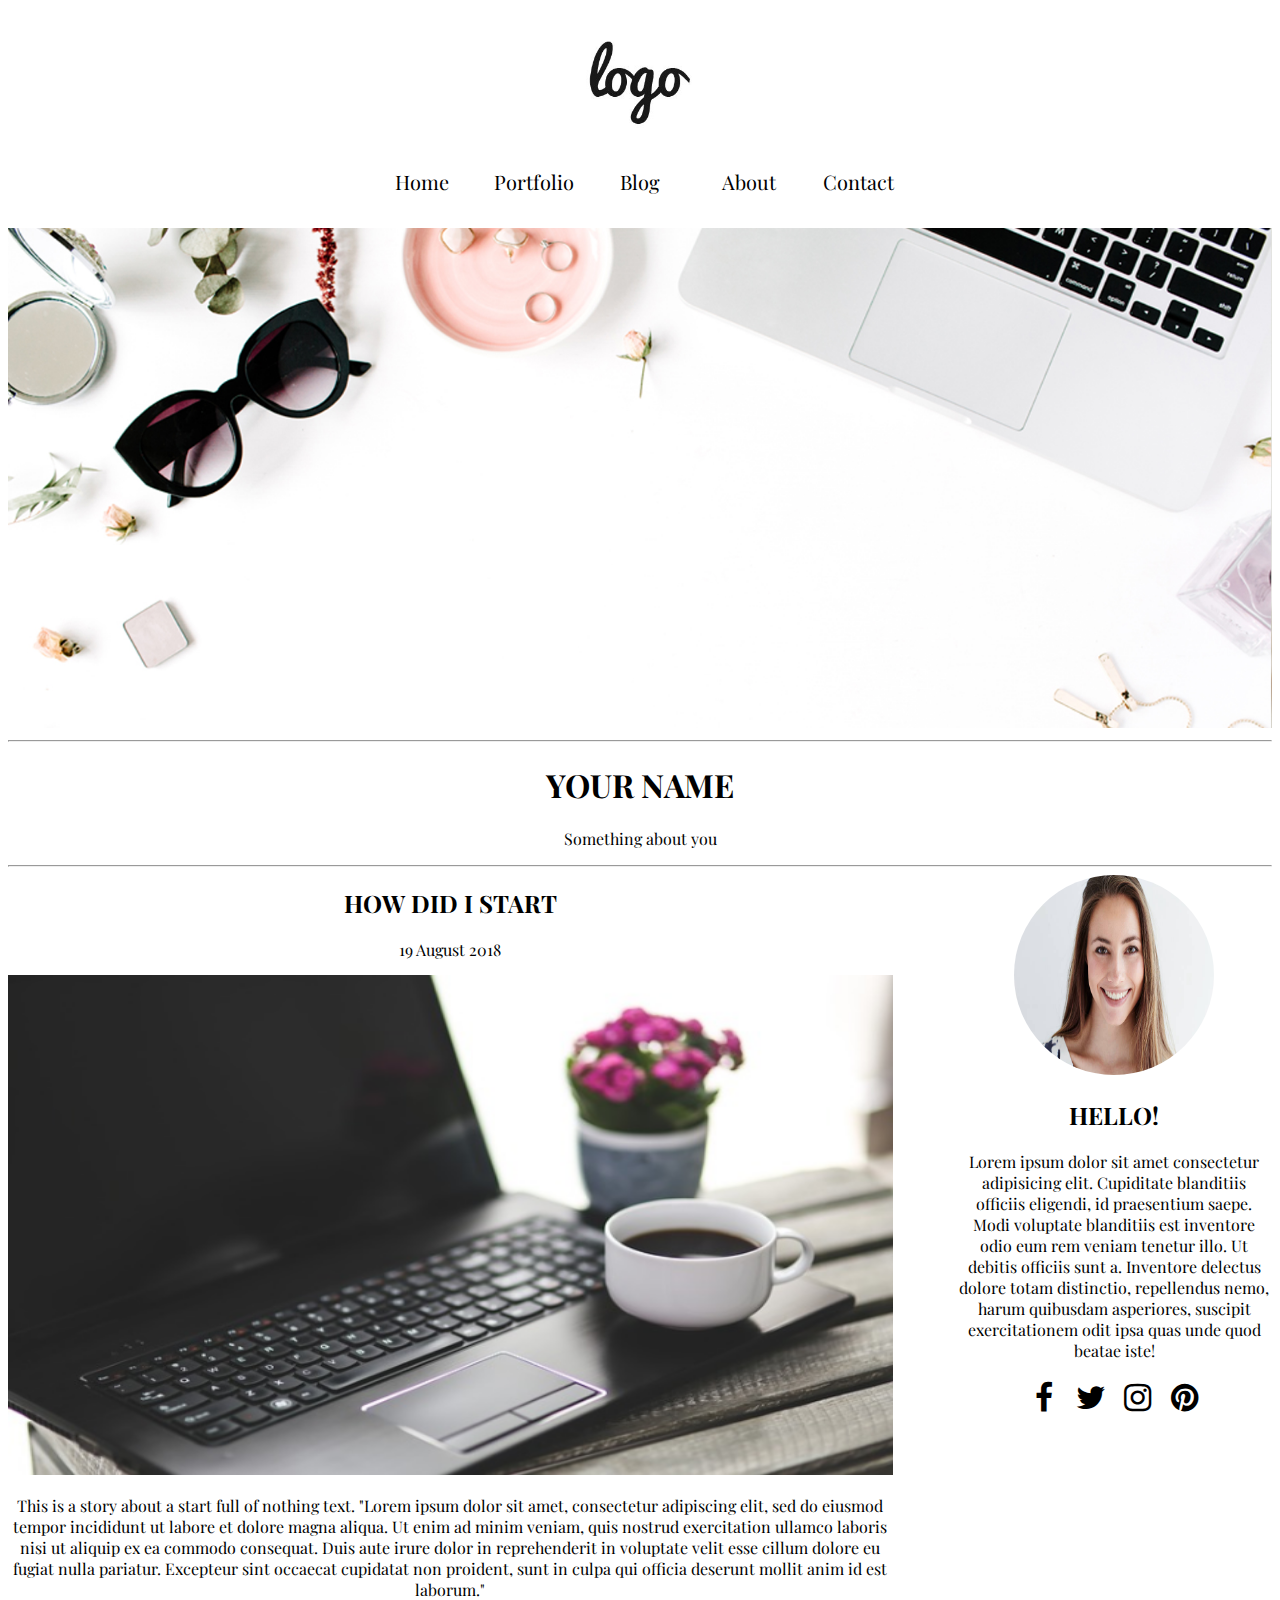
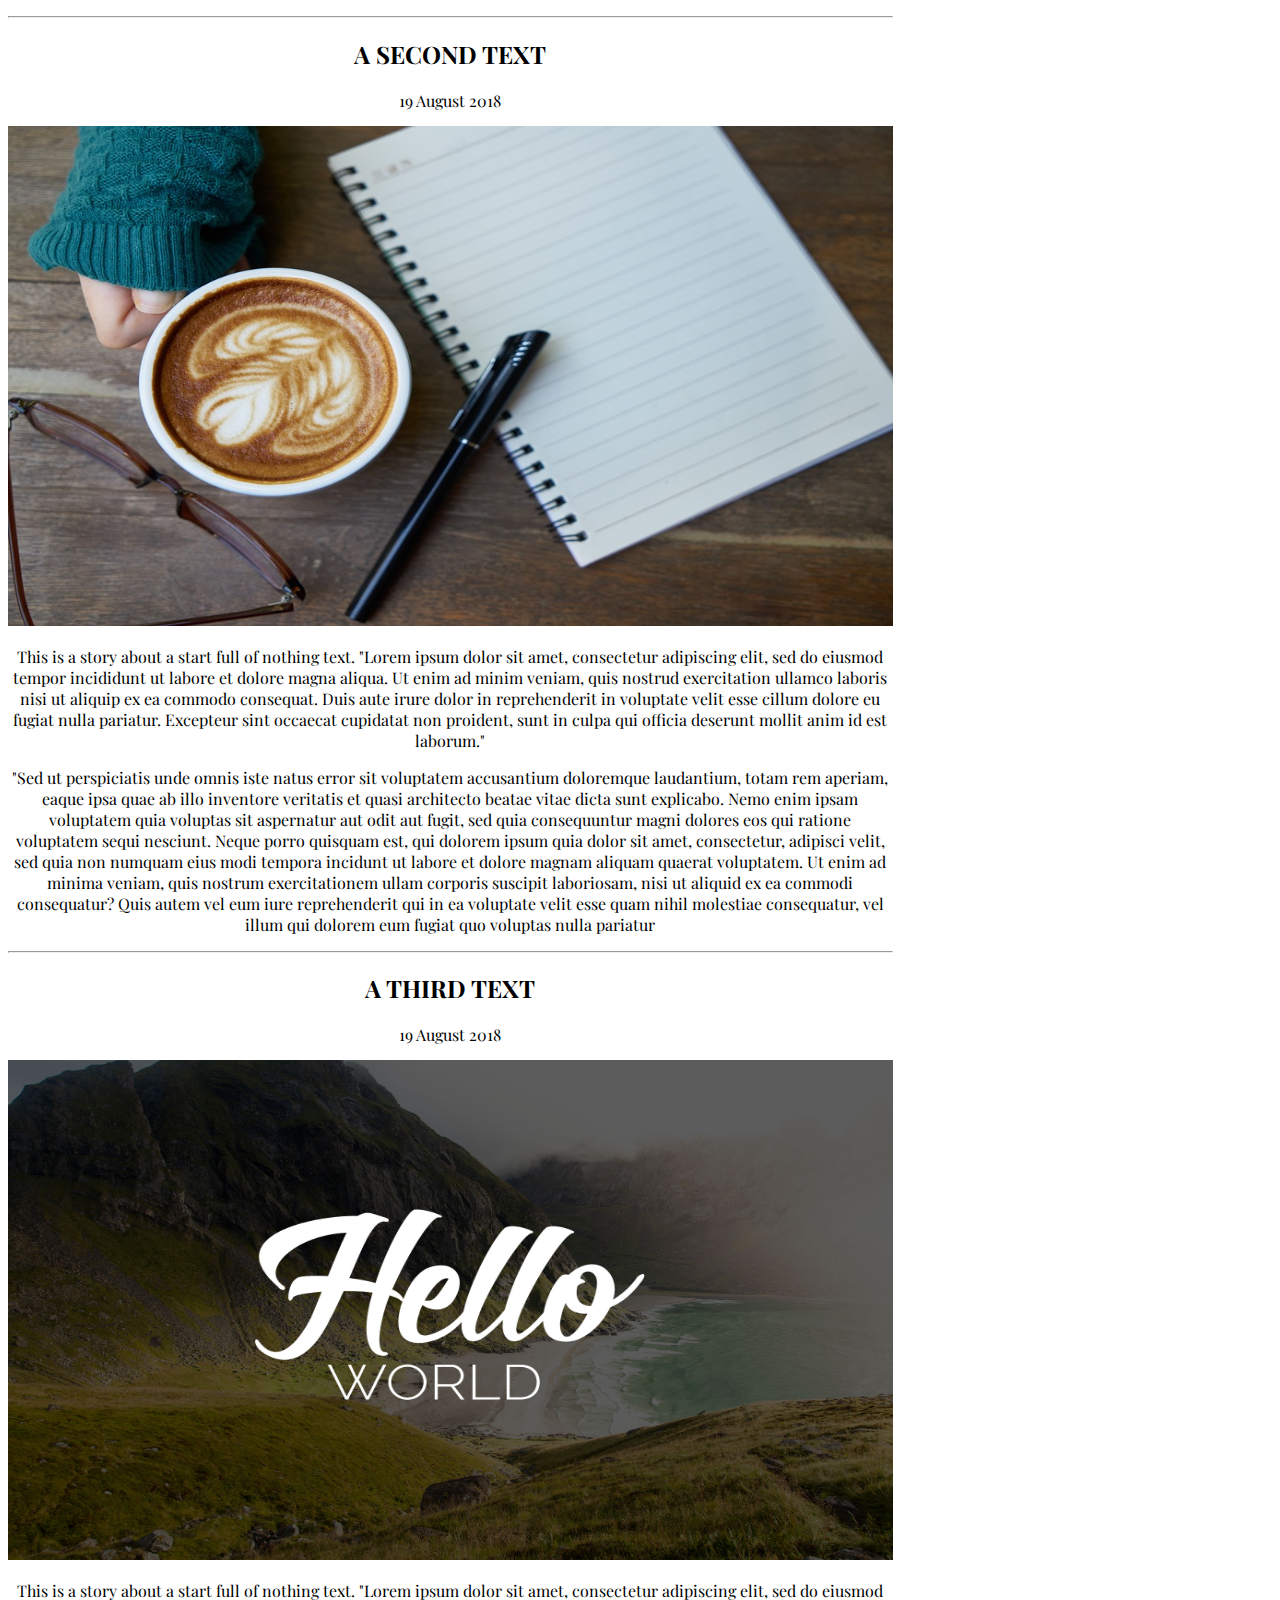
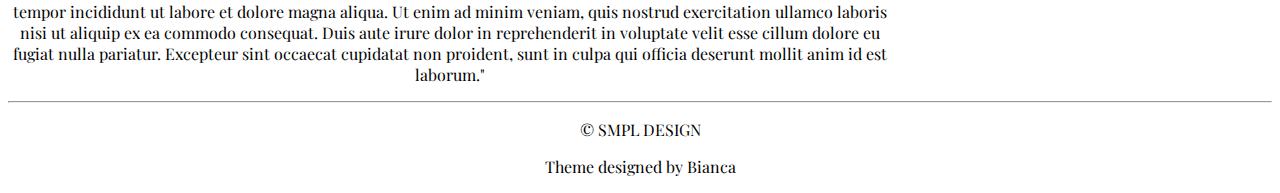
<file: index.html>
<!DOCTYPE html>
<html lang="nl">

<head>
    <meta charset="utf-8">
    <title>My Blog</title>
    <link rel="stylesheet" href="stylesheet/stylesheet.css">
    <link rel="stylesheet" href="stylesheet/mobile.css">
    <link rel="stylesheet" href="https://cdnjs.cloudflare.com/ajax/libs/font-awesome/4.7.0/css/font-awesome.min.css">

</head>

<body>

    <div class="header_center">
        <header>
            <a href="index.html">
                <img class="logo" alt="logo" src="images/logo.jpg">
            </a>

            <div class="nav">

                <div class="toggle-menu">
                    <label for="toggle" class="label_toggle">&#9776;</label>
                    <input type="checkbox" id="toggle">

                    <div class="menu">
                        <ul>
                            <li>
                                <a href="index.html">Home</a>
                            </li>
                            <li>
                                <a href="#!">Portfolio</a>
                                <ul>
                                    <li>
                                        <a href="websites.html">Websites</a>
                                    </li>
                                    <li>
                                        <a href="projects.html">Projects</a>
                                    </li>
                                    <li>
                                        <a href="curriculum.html">Curriculum</a>
                                    </li>
                                </ul>
                            </li>
                            <li>
                                <a href="blog.html">Blog</a>
                                <li>
                                    <a href="about.html">About</a>
                                </li>
                                <li>
                                    <a href="contact.html">Contact</a>
                                </li>
                        </ul>
                    </div>
                </div>
        </header>
        </div>

        <main>

            <img class="banner" alt="banner" src="images/banner.jpg">

            <hr>
            <h1>YOUR NAME</h1>
            <p>Something about you</p>
            <hr>


            <aside>
                <img class="aside_photo" alt="profile_photo" src="images/photo.jpg">
                <h2 class="aside_heading">Hello!</h2>
                <p class="aside_text">Lorem ipsum dolor sit amet consectetur adipisicing elit. Cupiditate blanditiis officiis eligendi, id praesentium
                    saepe. Modi voluptate blanditiis est inventore odio eum rem veniam tenetur illo. Ut debitis officiis
                    sunt a. Inventore delectus dolore totam distinctio, repellendus nemo, harum quibusdam asperiores, suscipit
                    exercitationem odit ipsa quas unde quod beatae iste!
                </p>

                <div class="social_media_icons">
                    <a href="#" class="fa fa-facebook fa-2x"></a>
                    <a href="#" class="fa fa-twitter fa-2x"></a>
                    <a href="#" class="fa fa-instagram fa-2x"></a>
                    <a href="#" class="fa fa-pinterest fa-2x"></a>
                </div>
            </aside>

            <article>
                <h2>How did I start</h2>
                <time datetime="19-08-18 11:00">19 August 2018</time>
                <a href="blog.html">
                    <img class="article_image" alt="" src="images/image1.png">
                </a>
                <p>This is a story about a start full of nothing text. "Lorem ipsum dolor sit amet, consectetur adipiscing elit,
                    sed do eiusmod tempor incididunt ut labore et dolore magna aliqua. Ut enim ad minim veniam, quis nostrud
                    exercitation ullamco laboris nisi ut aliquip ex ea commodo consequat. Duis aute irure dolor in reprehenderit
                    in voluptate velit esse cillum dolore eu fugiat nulla pariatur. Excepteur sint occaecat cupidatat non
                    proident, sunt in culpa qui officia deserunt mollit anim id est laborum."</p>
                <hr>
            </article>

            <article>
                <h2>A second text</h2>
                <time datetime="19-08-18 11:00">19 August 2018</time>
                <a href="blog.html">
                    <img class="article_image" alt="" src="images/image2.jpg">
                </a>
                <p>This is a story about a start full of nothing text. "Lorem ipsum dolor sit amet, consectetur adipiscing elit,
                    sed do eiusmod tempor incididunt ut labore et dolore magna aliqua. Ut enim ad minim veniam, quis nostrud
                    exercitation ullamco laboris nisi ut aliquip ex ea commodo consequat. Duis aute irure dolor in reprehenderit
                    in voluptate velit esse cillum dolore eu fugiat nulla pariatur. Excepteur sint occaecat cupidatat non
                    proident, sunt in culpa qui officia deserunt mollit anim id est laborum."</p>
                <p>"Sed ut perspiciatis unde omnis iste natus error sit voluptatem accusantium doloremque laudantium, totam
                    rem aperiam, eaque ipsa quae ab illo inventore veritatis et quasi architecto beatae vitae dicta sunt
                    explicabo. Nemo enim ipsam voluptatem quia voluptas sit aspernatur aut odit aut fugit, sed quia consequuntur
                    magni dolores eos qui ratione voluptatem sequi nesciunt. Neque porro quisquam est, qui dolorem ipsum
                    quia dolor sit amet, consectetur, adipisci velit, sed quia non numquam eius modi tempora incidunt ut
                    labore et dolore magnam aliquam quaerat voluptatem. Ut enim ad minima veniam, quis nostrum exercitationem
                    ullam corporis suscipit laboriosam, nisi ut aliquid ex ea commodi consequatur? Quis autem vel eum iure
                    reprehenderit qui in ea voluptate velit esse quam nihil molestiae consequatur, vel illum qui dolorem
                    eum fugiat quo voluptas nulla pariatur</p>
                <hr>
            </article>

            <article>
                <h2>A third text</h2>
                <time datetime="19-08-18 11:00">19 August 2018</time>
                <a href="blog.html">
                    <img class="article_image" alt="" src="images/image3.jpg">
                </a>
                <p>This is a story about a start full of nothing text. "Lorem ipsum dolor sit amet, consectetur adipiscing elit,
                    sed do eiusmod tempor incididunt ut labore et dolore magna aliqua. Ut enim ad minim veniam, quis nostrud
                    exercitation ullamco laboris nisi ut aliquip ex ea commodo consequat. Duis aute irure dolor in reprehenderit
                    in voluptate velit esse cillum dolore eu fugiat nulla pariatur. Excepteur sint occaecat cupidatat non
                    proident, sunt in culpa qui officia deserunt mollit anim id est laborum."</p>
            </article>
            <hr>

        </main>

        <footer>
            <p>&copy; SMPL DESIGN</p>
            <p>Theme designed by Bianca</p>
        </footer>

</body>

</html>
</file>
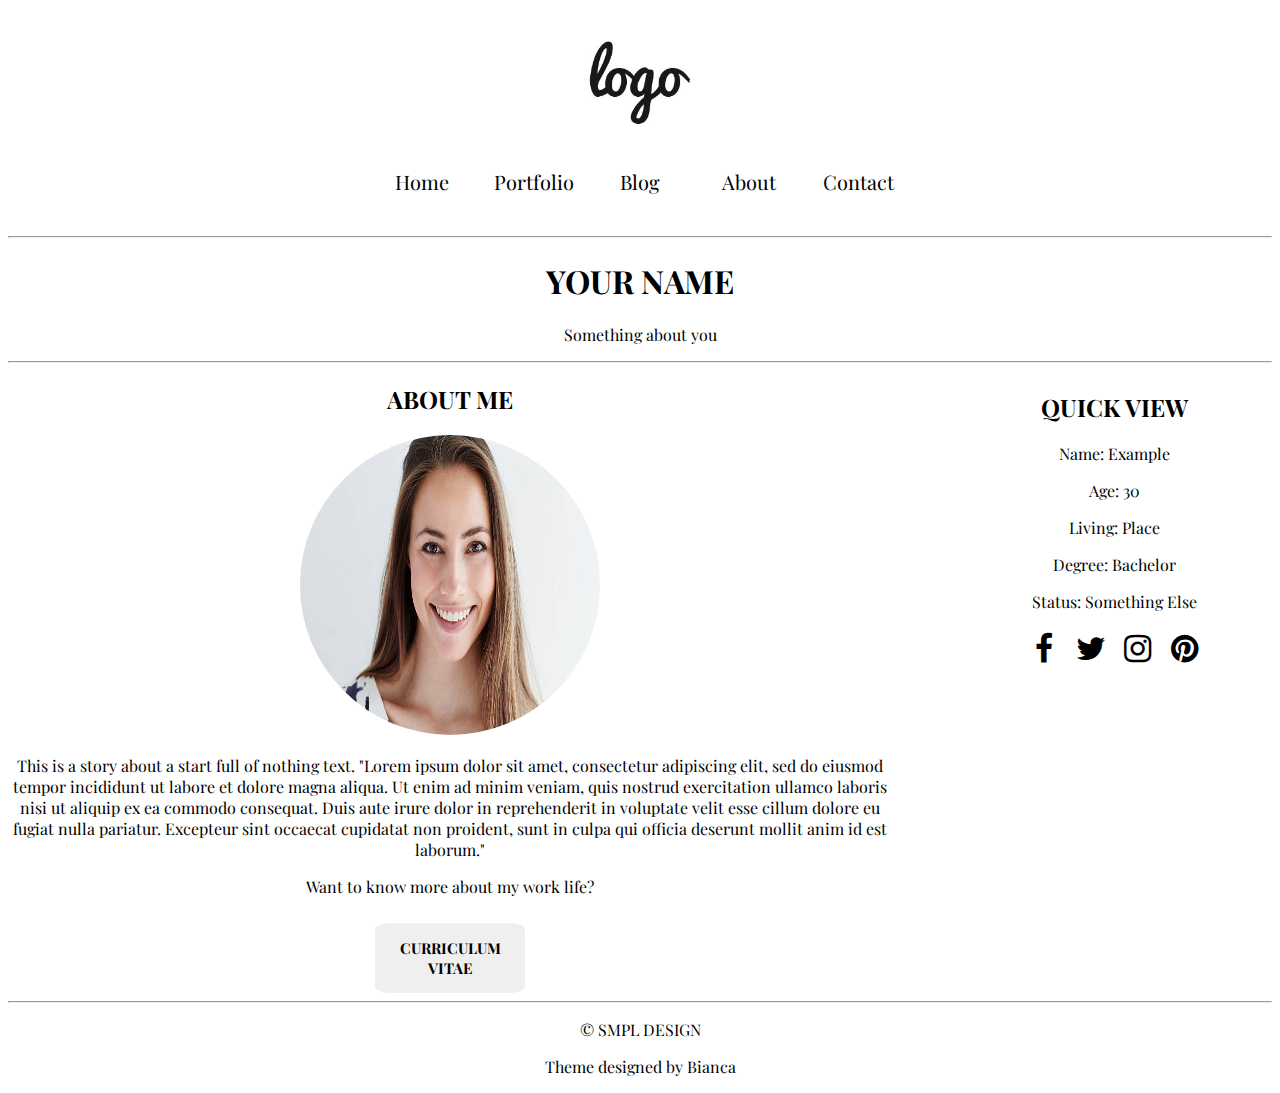
<file: about.html>
<!DOCTYPE html>
<html lang="nl">

<head>
    <meta charset="utf-8">
    <title>About me</title>
    <link rel="stylesheet" href="stylesheet/stylesheet.css">
    <link rel="stylesheet" href="stylesheet/mobile.css">
    <link rel="stylesheet" href="https://cdnjs.cloudflare.com/ajax/libs/font-awesome/4.7.0/css/font-awesome.min.css">

</head>

<body>

    <div class="header_center">
        <header>
            <a href="index.html">
                <img class="logo" alt="logo" src="images/logo.jpg">
            </a>

            <div class="nav">

                <div class="toggle-menu">
                    <label for="toggle" class="label_toggle">&#9776;</label>
                    <input type="checkbox" id="toggle">

                    <div class="menu">
                        <ul>
                            <li>
                                <a href="index.html">Home</a>
                            </li>
                            <li>
                                <a href="#!">Portfolio</a>
                                <ul>
                                    <li>
                                        <a href="websites.html">Websites</a>
                                    </li>
                                    <li>
                                        <a href="projects.html">Projects</a>
                                    </li>
                                    <li>
                                        <a href="curriculum.html">Curriculum</a>
                                    </li>
                                </ul>
                            </li>
                            <li>
                                <a href="blog.html">Blog</a>
                                <li>
                                    <a href="about.html">About</a>
                                </li>
                                <li>
                                    <a href="contact.html">Contact</a>
                                </li>
                        </ul>
                    </div>
                </div>
        </header>
        </div>

        <main>
            <hr>
            <h1>YOUR NAME</h1>
            <p>Something about you</p>
            <hr>


            <aside class="aside_about">
                <h2 class="aside_heading">Quick view</h2>
                <p class="aside_text">Name: Example</p>
                <p class="aside_text">Age: 30</p>
                <p class="aside_text">Living: Place</p>
                <p class="aside_text">Degree: Bachelor</p>
                <p class="aside_text">Status: Something Else</p>

                <div class="social_media_icons">
                    <a href="#" class="fa fa-facebook fa-2x"></a>
                    <a href="#" class="fa fa-twitter fa-2x"></a>
                    <a href="#" class="fa fa-instagram fa-2x"></a>
                    <a href="#" class="fa fa-pinterest fa-2x"></a>
                </div>
            </aside>

            <article>
                <h2>About me</h2>
                <img class="about_image" alt="" src="images/photo.jpg">
                </a>
                <p>This is a story about a start full of nothing text. "Lorem ipsum dolor sit amet, consectetur adipiscing elit,
                    sed do eiusmod tempor incididunt ut labore et dolore magna aliqua. Ut enim ad minim veniam, quis nostrud
                    exercitation ullamco laboris nisi ut aliquip ex ea commodo consequat. Duis aute irure dolor in reprehenderit
                    in voluptate velit esse cillum dolore eu fugiat nulla pariatur. Excepteur sint occaecat cupidatat non
                    proident, sunt in culpa qui officia deserunt mollit anim id est laborum."</p>
                <p>Want to know more about my work life?</p>
                <a href="curriculum.html">
                    <button class="button_cv">Curriculum Vitae</button>
                </a>
            </article>

            <hr>

        </main>

        <footer>
            <p>&copy; SMPL DESIGN</p>
            <p>Theme designed by Bianca</p>
        </footer>

</body>

</html>
</file>
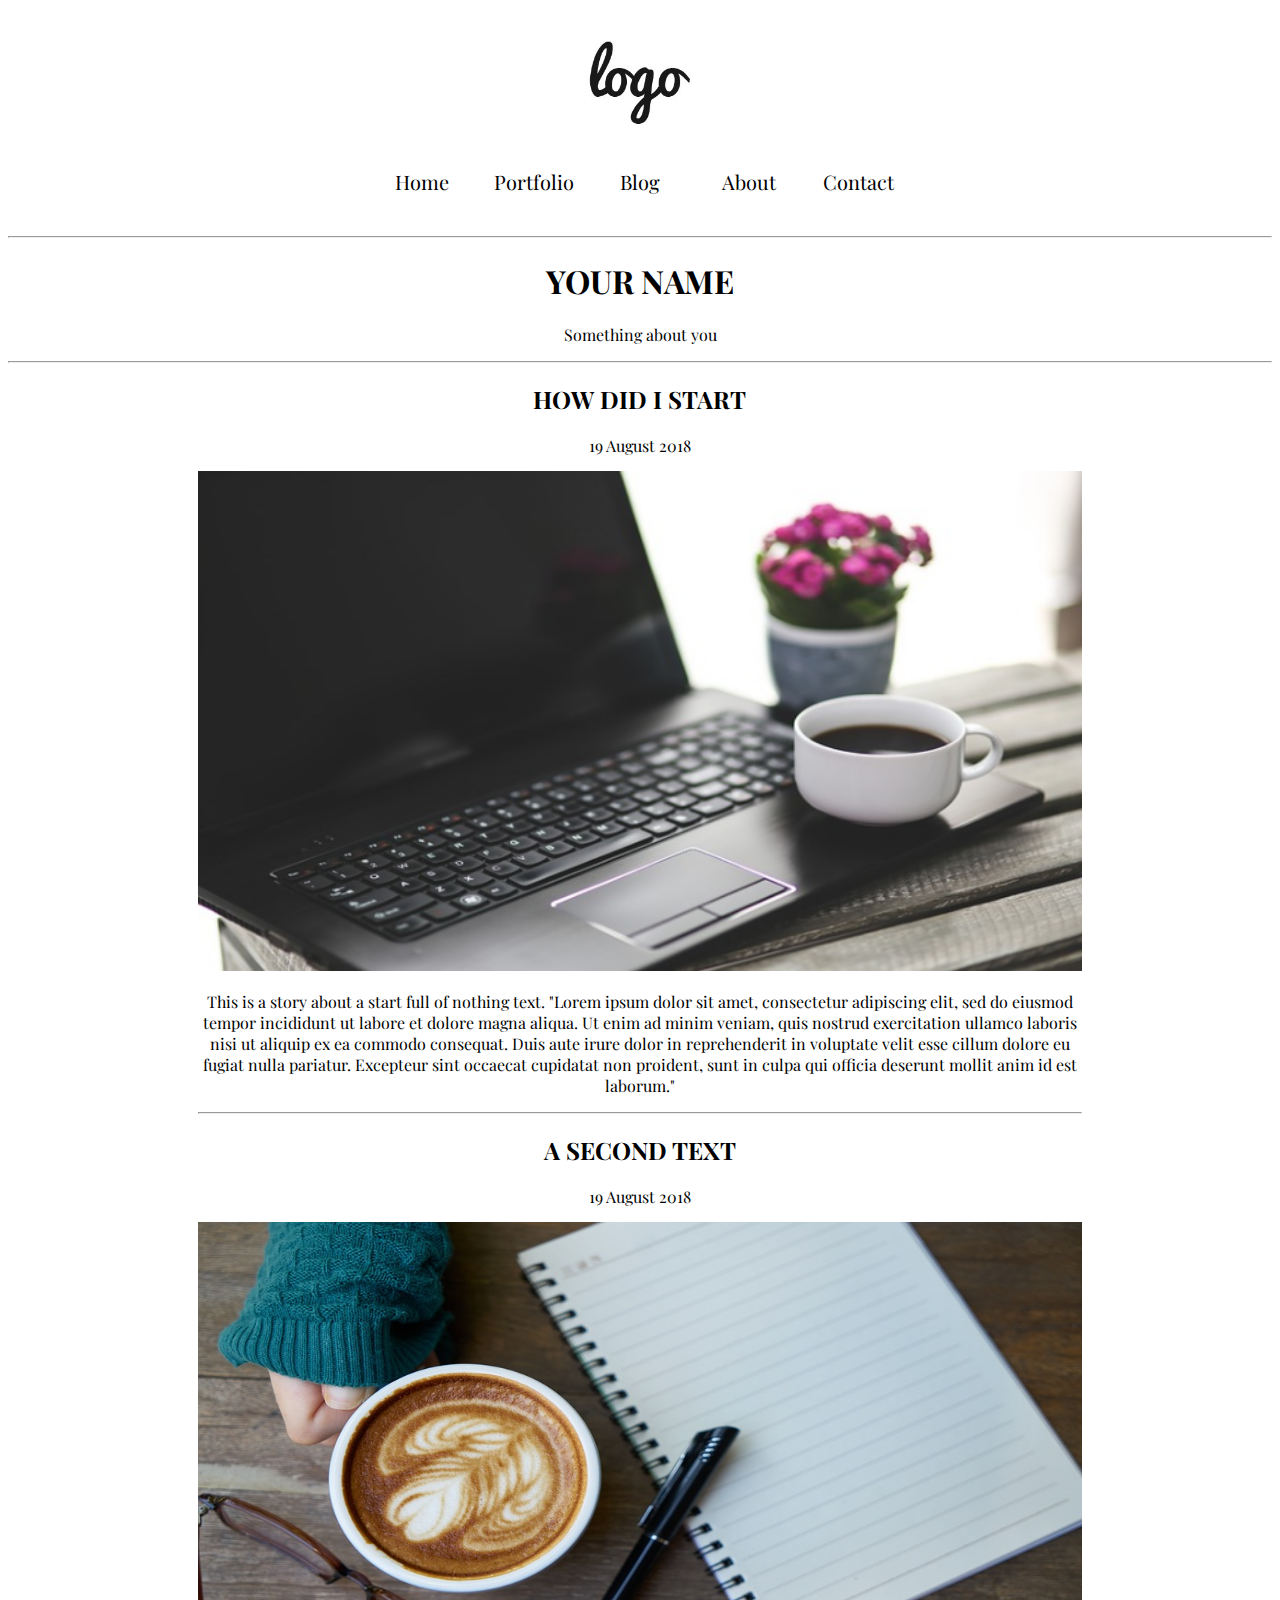
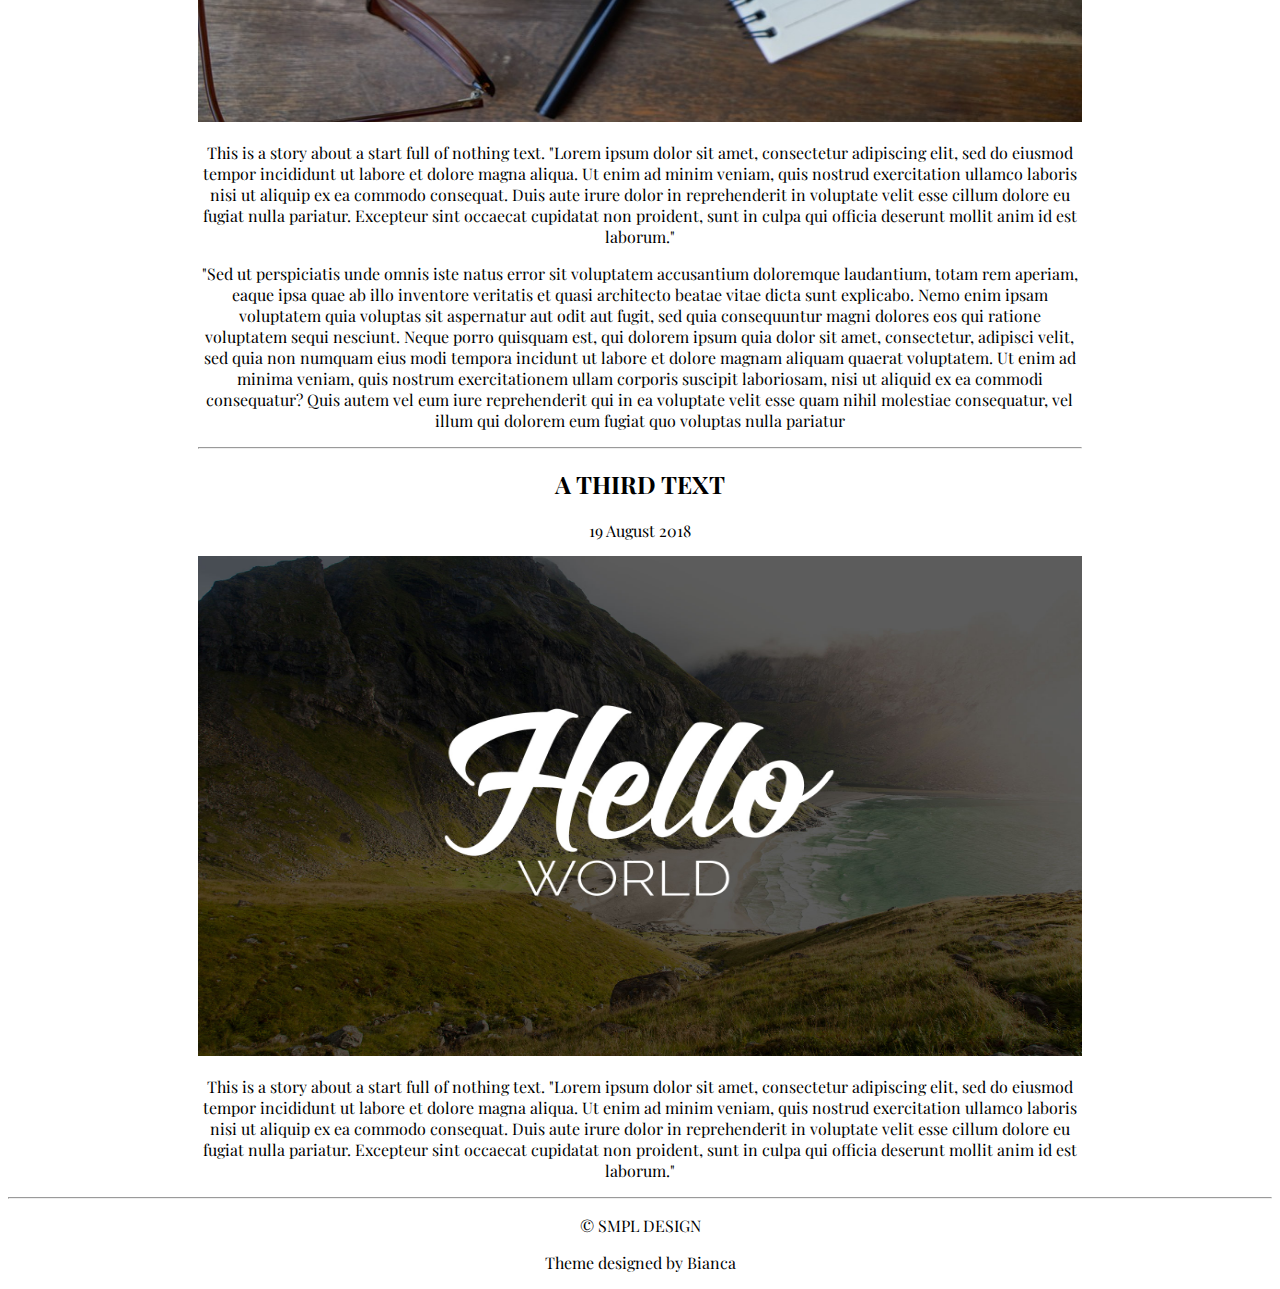
<file: blog.html>
<!DOCTYPE html>
<html lang="nl">

<head>
    <meta charset="utf-8">
    <title>My Blog</title>
    <link rel="stylesheet" href="stylesheet/stylesheet.css">
    <link rel="stylesheet" href="stylesheet/mobile.css">
    <link rel="stylesheet" href="https://cdnjs.cloudflare.com/ajax/libs/font-awesome/4.7.0/css/font-awesome.min.css">

</head>

<body>

    <div class="header_center">
        <header>
            <a href="index.html">
                <img class="logo" alt="logo" src="images/logo.jpg">
            </a>

            <div class="nav">

                <div class="toggle-menu">
                    <label for="toggle" class="label_toggle">&#9776;</label>
                    <input type="checkbox" id="toggle">

                    <div class="menu">
                        <ul>
                            <li>
                                <a href="index.html">Home</a>
                            </li>
                            <li>
                                <a href="#!">Portfolio</a>
                                <ul>
                                    <li>
                                        <a href="websites.html">Websites</a>
                                    </li>
                                    <li>
                                        <a href="projects.html">Projects</a>
                                    </li>
                                    <li>
                                        <a href="curriculum.html">Curriculum</a>
                                    </li>
                                </ul>
                            </li>
                            <li>
                                <a href="blog.html">Blog</a>
                                <li>
                                    <a href="about.html">About</a>
                                </li>
                                <li>
                                    <a href="contact.html">Contact</a>
                                </li>
                        </ul>
                    </div>
                </div>
        </header>
        </div>
        <main>
            <hr>
            <h1>YOUR NAME</h1>
            <p>Something about you</p>
            <hr>

            <section class="blog">
                <article class="article_blog">
                    <h2>How did I start</h2>
                    <time datetime="19-08-18 11:00">19 August 2018</time>
                    <img class="article_image" alt="" src="images/image1.png">
                    </a>
                    <p>This is a story about a start full of nothing text. "Lorem ipsum dolor sit amet, consectetur adipiscing
                        elit, sed do eiusmod tempor incididunt ut labore et dolore magna aliqua. Ut enim ad minim veniam,
                        quis nostrud exercitation ullamco laboris nisi ut aliquip ex ea commodo consequat. Duis aute irure
                        dolor in reprehenderit in voluptate velit esse cillum dolore eu fugiat nulla pariatur. Excepteur
                        sint occaecat cupidatat non proident, sunt in culpa qui officia deserunt mollit anim id est laborum."</p>
                    <hr>
                </article>

                <article class="article_blog">
                    <h2>A second text</h2>
                    <time datetime="19-08-18 11:00">19 August 2018</time>
                    <img class="article_image" alt="" src="images/image2.jpg">
                    </a>
                    <p>This is a story about a start full of nothing text. "Lorem ipsum dolor sit amet, consectetur adipiscing
                        elit, sed do eiusmod tempor incididunt ut labore et dolore magna aliqua. Ut enim ad minim veniam,
                        quis nostrud exercitation ullamco laboris nisi ut aliquip ex ea commodo consequat. Duis aute irure
                        dolor in reprehenderit in voluptate velit esse cillum dolore eu fugiat nulla pariatur. Excepteur
                        sint occaecat cupidatat non proident, sunt in culpa qui officia deserunt mollit anim id est laborum."</p>
                    <p>"Sed ut perspiciatis unde omnis iste natus error sit voluptatem accusantium doloremque laudantium, totam
                        rem aperiam, eaque ipsa quae ab illo inventore veritatis et quasi architecto beatae vitae dicta sunt
                        explicabo. Nemo enim ipsam voluptatem quia voluptas sit aspernatur aut odit aut fugit, sed quia consequuntur
                        magni dolores eos qui ratione voluptatem sequi nesciunt. Neque porro quisquam est, qui dolorem ipsum
                        quia dolor sit amet, consectetur, adipisci velit, sed quia non numquam eius modi tempora incidunt
                        ut labore et dolore magnam aliquam quaerat voluptatem. Ut enim ad minima veniam, quis nostrum exercitationem
                        ullam corporis suscipit laboriosam, nisi ut aliquid ex ea commodi consequatur? Quis autem vel eum
                        iure reprehenderit qui in ea voluptate velit esse quam nihil molestiae consequatur, vel illum qui
                        dolorem eum fugiat quo voluptas nulla pariatur</p>
                    <hr>
                </article>

                <article class="article_blog">
                    <h2>A third text</h2>
                    <time datetime="19-08-18 11:00">19 August 2018</time>
                    <img class="article_image" alt="" src="images/image3.jpg">
                    </a>
                    <p>This is a story about a start full of nothing text. "Lorem ipsum dolor sit amet, consectetur adipiscing
                        elit, sed do eiusmod tempor incididunt ut labore et dolore magna aliqua. Ut enim ad minim veniam,
                        quis nostrud exercitation ullamco laboris nisi ut aliquip ex ea commodo consequat. Duis aute irure
                        dolor in reprehenderit in voluptate velit esse cillum dolore eu fugiat nulla pariatur. Excepteur
                        sint occaecat cupidatat non proident, sunt in culpa qui officia deserunt mollit anim id est laborum."</p>
                </article>
                <hr>
            </section>
        </main>

        <footer>
            <p>&copy; SMPL DESIGN</p>
            <p>Theme designed by Bianca</p>
        </footer>

</body>

</html>
</file>
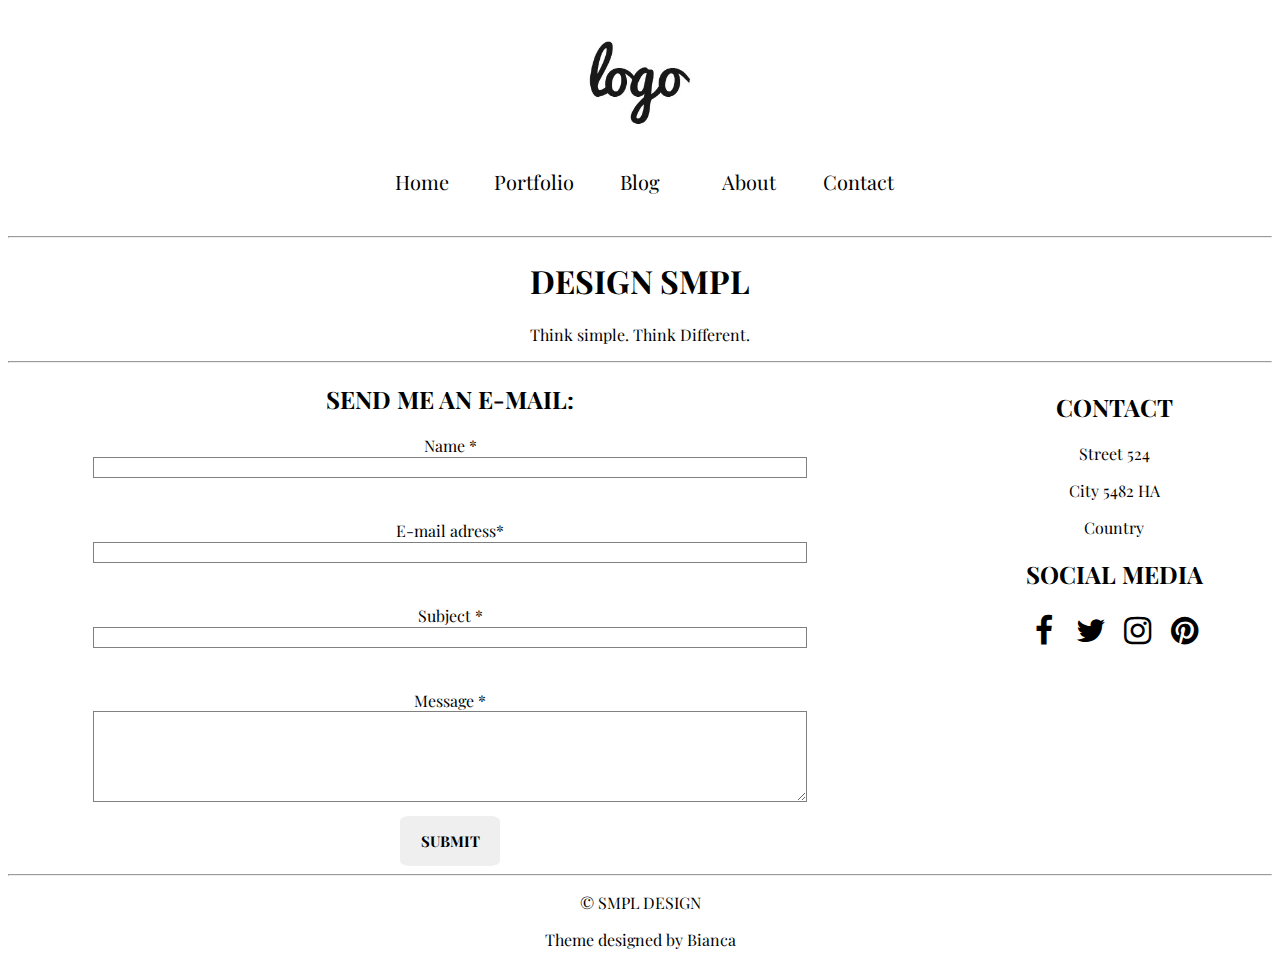
<file: contact.html>
<!DOCTYPE html>
<html lang="nl">

<head>
    <meta charset="utf-8">
    <title>Contact</title>
    <link rel="stylesheet" href="stylesheet/stylesheet.css">
    <link rel="stylesheet" href="stylesheet/mobile.css">
    <link rel="stylesheet" href="https://cdnjs.cloudflare.com/ajax/libs/font-awesome/4.7.0/css/font-awesome.min.css">

</head>

<body>

        <div class="header_center">
                <header>
                    <a href="index.html">
                        <img class="logo" alt="logo" src="images/logo.jpg">
                    </a>
        
                    <div class="nav">
        
                        <div class="toggle-menu">
                            <label for="toggle" class="label_toggle">&#9776;</label>
                            <input type="checkbox" id="toggle">
        
                            <div class="menu">
                                <ul>
                                    <li>
                                        <a href="index.html">Home</a>
                                    </li>
                                    <li>
                                        <a href="#!">Portfolio</a>
                                        <ul>
                                            <li>
                                                <a href="websites.html">Websites</a>
                                            </li>
                                            <li>
                                                <a href="projects.html">Projects</a>
                                            </li>
                                            <li>
                                                <a href="curriculum.html">Curriculum</a>
                                            </li>
                                        </ul>
                                    </li>
                                    <li>
                                        <a href="blog.html">Blog</a>
                                        <li>
                                            <a href="about.html">About</a>
                                        </li>
                                        <li>
                                            <a href="contact.html">Contact</a>
                                        </li>
                                </ul>
                            </div>
                        </div>
                </header>
            </div>
    <main>

        <hr>
        <h1>DESIGN SMPL</h1>
        <p>Think simple. Think Different.</p>
        <hr>


        <aside>
            <h2 class="aside_heading">Contact</h2>
            <p class="aside_text">Street 524</p>
            <p class="aside_text">City 5482 HA</p>
            <p class="aside_text">Country</p>

            <h2 class="aside_heading">Social Media</h2>

            <div class="social_media_icons">
                <a href="#" class="fa fa-facebook fa-2x"></a>
                <a href="#" class="fa fa-twitter fa-2x"></a>
                <a href="#" class="fa fa-instagram fa-2x"></a>
                <a href="#" class="fa fa-pinterest fa-2x"></a>
            </div>
        </aside>

        <section>
            <h2>Send me an e-mail:</h2>

            <form id="myform" action="http://www.cs.tut.fi/cgi-bin/run/~jkorpela/echo.cgi" method="post">
                <div class="col-25">
                    <label>Name *</label>
                </div>
                <div class="col-75">
                    <input type="text" name="name" size="50" form="myform" required>
                </div>
                <br>
                <br>

                <div class="col-25">
                    <label>E-mail adress*</label>
                </div>
                <div class="col-75">
                    <input type="email" size="50" name="email" pattern="^[a-zA-Z0-9._%+-]+@[a-zA-Z0-9.-]+\.[a-zA-Z]{2,4}$" form="myform" required>
                </div>
                <br>
                <br>

                <div class="col-25">
                    <label>Subject *</label>
                </div>
                <div class="col-75">
                    <input type="text" name="subject" required>
                </div>
                <br>
                <br>

                <div class="col-25">
                    <label>Message *</label>
                </div>
                <div class="col-75">
                    <textarea id="textarea" name="message" rows="5"></textarea>
                </div>
            </form>

            <button type="submit" value="Submit" form="myform">Submit</button>
        </section>



        <hr>

    </main>

    <footer>
        <p>&copy; SMPL DESIGN</p>
        <p>Theme designed by Bianca</p>
    </footer>

</body>

</html>
</file>
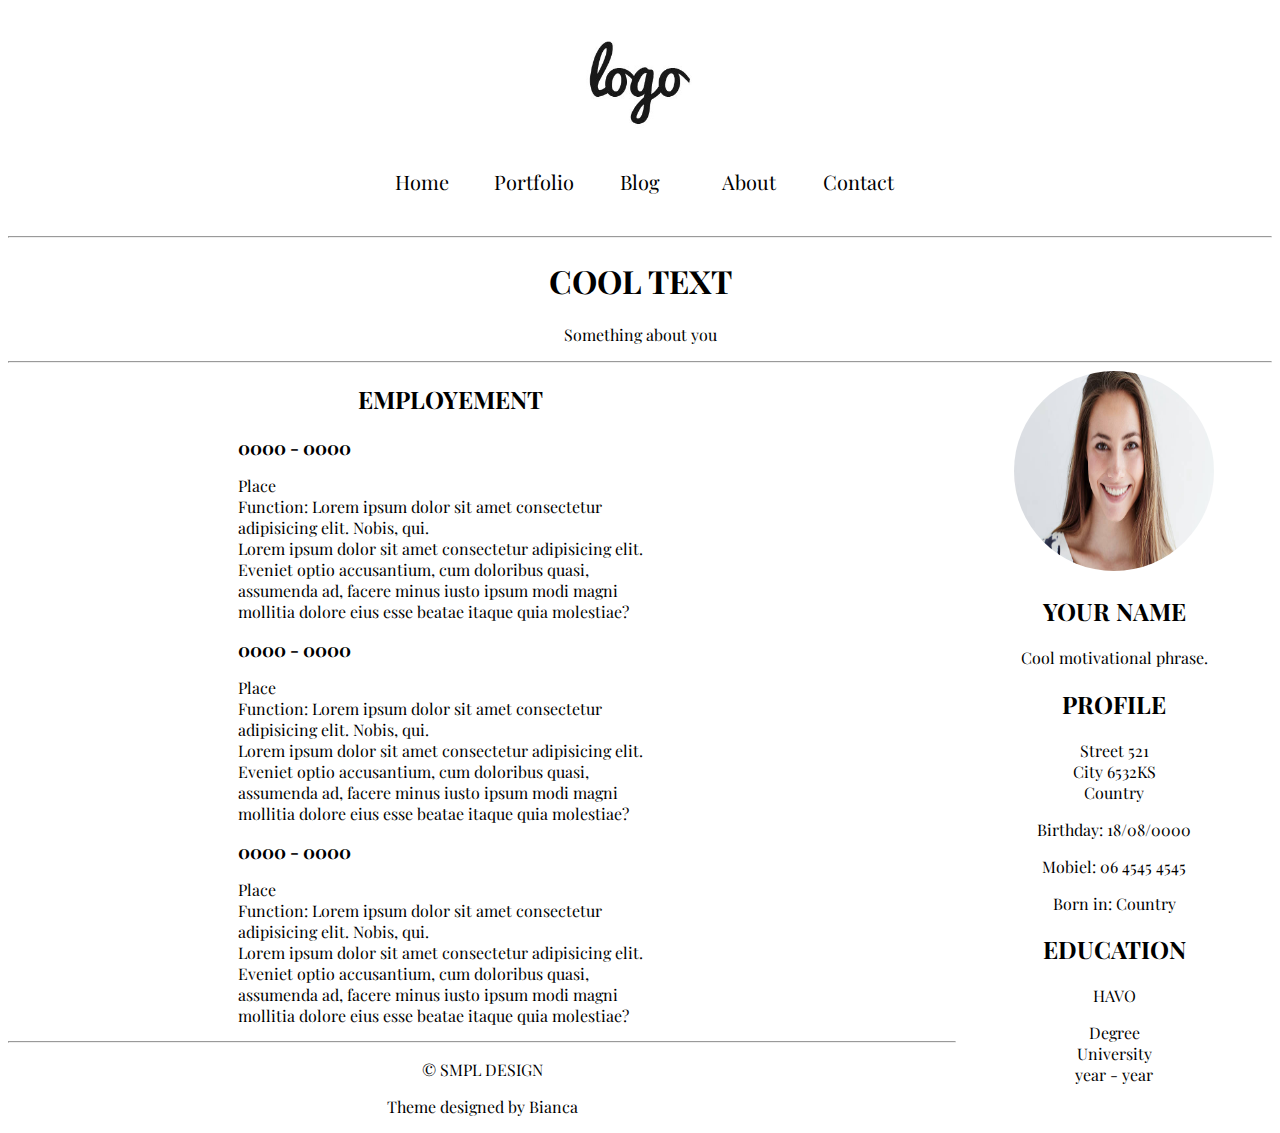
<file: curriculum.html>
<!DOCTYPE html>
<html lang="nl">

<head>
    <meta charset="utf-8">
    <title>My CV</title>
    <link rel="stylesheet" href="stylesheet/stylesheet.css">
    <link rel="stylesheet" href="stylesheet/mobile.css">
    <link rel="stylesheet" href="https://cdnjs.cloudflare.com/ajax/libs/font-awesome/4.7.0/css/font-awesome.min.css">

</head>

<body>

    <div class="header_center">
        <header>
            <a href="index.html">
                <img class="logo" alt="logo" src="images/logo.jpg">
            </a>

            <div class="nav">

                <div class="toggle-menu">
                    <label for="toggle" class="label_toggle">&#9776;</label>
                    <input type="checkbox" id="toggle">

                    <div class="menu">
                        <ul>
                            <li>
                                <a href="index.html">Home</a>
                            </li>
                            <li>
                                <a href="#!">Portfolio</a>
                                <ul>
                                    <li>
                                        <a href="websites.html">Websites</a>
                                    </li>
                                    <li>
                                        <a href="projects.html">Projects</a>
                                    </li>
                                    <li>
                                        <a href="curriculum.html">Curriculum</a>
                                    </li>
                                </ul>
                            </li>
                            <li>
                                <a href="blog.html">Blog</a>
                                <li>
                                    <a href="about.html">About</a>
                                </li>
                                <li>
                                    <a href="contact.html">Contact</a>
                                </li>
                        </ul>
                    </div>
                </div>
        </header>
        </div>
        <main>

            <hr>
            <h1>COOL TEXT</h1>
            <p>Something about you</p>
            <hr>


            <aside>
                <img class="aside_photo" alt="profile_photo" src="images/photo.jpg">
                <h2 class="aside_heading">Your name</h2>
                <p class="aside_text">Cool motivational phrase.</p>

                <h2 class="aside_heading">Profile</h2>
                <p class="aside_text">Street 521
                    <br> City 6532KS
                    <br> Country
                </p>
                <p class="aside_text">Birthday: 18/08/0000</p>
                <p class="aside_text">Mobiel: 06 4545 4545</p>
                <p class="aside_text">Born in: Country</p>

                <h2 class="aside_heading">Education</h2>
                <p class="aside_text">HAVO</p>
                <p class="aside_text">Degree
                    <br> University
                    <br> year - year</p>
            </aside>

            <div class="employment">

                <section>
                    <h2>Employement</h2>
                    <h3>0000 - 0000</h3>
                    <p class="p_curriculum">Place
                        <br> Function: Lorem ipsum dolor sit amet consectetur adipisicing elit. Nobis, qui.
                        <br> Lorem ipsum dolor sit amet consectetur adipisicing elit. Eveniet optio accusantium, cum doloribus
                        quasi, assumenda ad, facere minus iusto ipsum modi magni mollitia dolore eius esse beatae itaque
                        quia molestiae?</p>
                </section>

                <section>
                    <h3>0000 - 0000</h3>
                    <p class="p_curriculum">Place
                        <br> Function: Lorem ipsum dolor sit amet consectetur adipisicing elit. Nobis, qui.
                        <br> Lorem ipsum dolor sit amet consectetur adipisicing elit. Eveniet optio accusantium, cum doloribus
                        quasi, assumenda ad, facere minus iusto ipsum modi magni mollitia dolore eius esse beatae itaque
                        quia molestiae?</p>
                </section>

                <section>
                    <h3>0000 - 0000</h3>
                    <p class="p_curriculum">Place
                        <br> Function: Lorem ipsum dolor sit amet consectetur adipisicing elit. Nobis, qui.
                        <br> Lorem ipsum dolor sit amet consectetur adipisicing elit. Eveniet optio accusantium, cum doloribus
                        quasi, assumenda ad, facere minus iusto ipsum modi magni mollitia dolore eius esse beatae itaque
                        quia molestiae?</p>
                </section>
            </div>
            <hr>

        </main>

        <footer>
            <p>&copy; SMPL DESIGN</p>
            <p>Theme designed by Bianca</p>
        </footer>

</body>

</html>
</file>
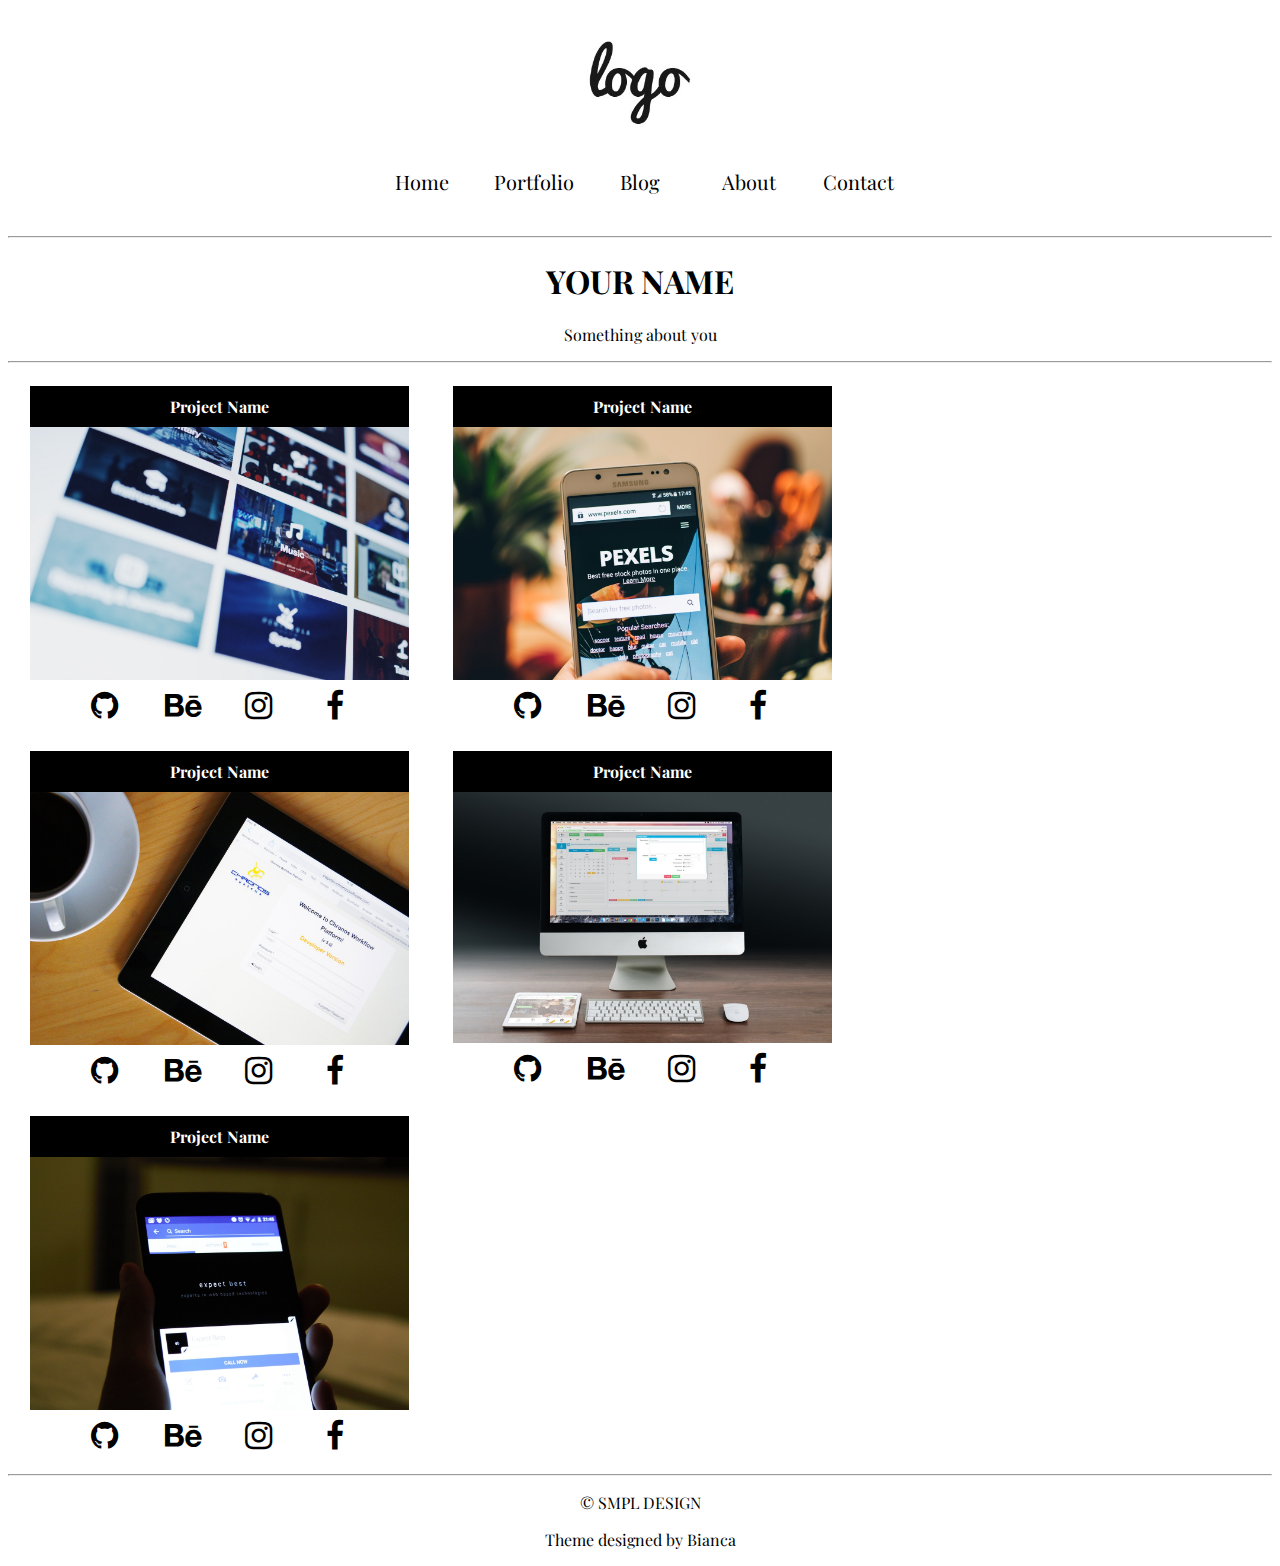
<file: projects.html>
<!DOCTYPE html>
<html lang="nl">

<head>
    <meta charset="utf-8">
    <title>My Projects</title>
    <link rel="stylesheet" href="stylesheet/stylesheet.css">
    <link rel="stylesheet" href="stylesheet/mobile.css">
    <link rel="stylesheet" href="https://cdnjs.cloudflare.com/ajax/libs/font-awesome/4.7.0/css/font-awesome.min.css">

</head>

<body>

    <div class="header_center">
        <header>
            <a href="index.html">
                <img class="logo" alt="logo" src="images/logo.jpg">
            </a>
            <div class="nav">

                <div class="toggle-menu">
                    <label for="toggle" class="label_toggle">&#9776;</label>
                    <input type="checkbox" id="toggle">

                    <div class="menu">
                        <ul>
                            <li>
                                <a href="index.html">Home</a>
                            </li>
                            <li>
                                <a href="#!">Portfolio</a>
                                <ul>
                                    <li>
                                        <a href="websites.html">Websites</a>
                                    </li>
                                    <li>
                                        <a href="projects.html">Projects</a>
                                    </li>
                                    <li>
                                        <a href="curriculum.html">Curriculum</a>
                                    </li>
                                </ul>
                            </li>
                            <li>
                                <a href="blog.html">Blog</a>
                                <li>
                                    <a href="about.html">About</a>
                                </li>
                                <li>
                                    <a href="contact.html">Contact</a>
                                </li>
                        </ul>
                    </div>
                </div>
        </header>
        </div>

        <main>
            <hr>
            <h1>YOUR NAME</h1>
            <p>Something about you</p>
            <hr>

            <div class="portfolio">
                <div class="portfolio_box">
                    <h4>Project Name</h4>
                    <a href="#">
                        <img src="/images/projects/project1.jpg" alt="project">
                    </a>
                    <a class="fa fa-github fa-2x" href="#!"></a>
                    <a class="fa fa-behance fa-2x" href="#!"></a>
                    <a class="fa fa-instagram fa-2x" href="#!"></a>
                    <a class="fa fa-facebook fa-2x" href="#!"></a>
                </div>
                <div class="portfolio_box">
                    <h4>Project Name</h4>
                    <a href="#">
                        <img src="/images/projects/project2.jpg" alt="project">
                    </a>
                    <a class="fa fa-github fa-2x" href="#!"></a>
                    <a class="fa fa-behance fa-2x" href="#!"></a>
                    <a class="fa fa-instagram fa-2x" href="#!"></a>
                    <a class="fa fa-facebook fa-2x" href="#!"></a>
                </div>
                <div class="portfolio_box">
                    <h4>Project Name</h4>
                    <a href="#">
                        <img src="/images/projects/project3.jpg" alt="project">
                    </a>
                    <a class="fa fa-github fa-2x" href="#!"></a>
                    <a class="fa fa-behance fa-2x" href="#!"></a>
                    <a class="fa fa-instagram fa-2x" href="#!"></a>
                    <a class="fa fa-facebook fa-2x" href="#!"></a>
                </div>
                <div class="portfolio_box">
                    <h4>Project Name</h4>
                    <a href="#">
                        <img src="/images/projects/project4.jpg" alt="project">
                    </a>
                    <a class="fa fa-github fa-2x" href="#!"></a>
                    <a class="fa fa-behance fa-2x" href="#!"></a>
                    <a class="fa fa-instagram fa-2x" href="#!"></a>
                    <a class="fa fa-facebook fa-2x" href="#!"></a>
                </div>
                <div class="portfolio_box">
                    <h4>Project Name</h4>
                    <a href="#">
                        <img src="/images/projects/project5.jpg" alt="project">
                    </a>
                    <a class="fa fa-github fa-2x" href="#!"></a>
                    <a class="fa fa-behance fa-2x" href="#!"></a>
                    <a class="fa fa-instagram fa-2x" href="#!"></a>
                    <a class="fa fa-facebook fa-2x" href="#!"></a>
                </div>
            </div>
            <hr>
        </main>

        <footer>
            <p>&copy; SMPL DESIGN</p>
            <p>Theme designed by Bianca</p>
        </footer>

</body>

</html>
</file>
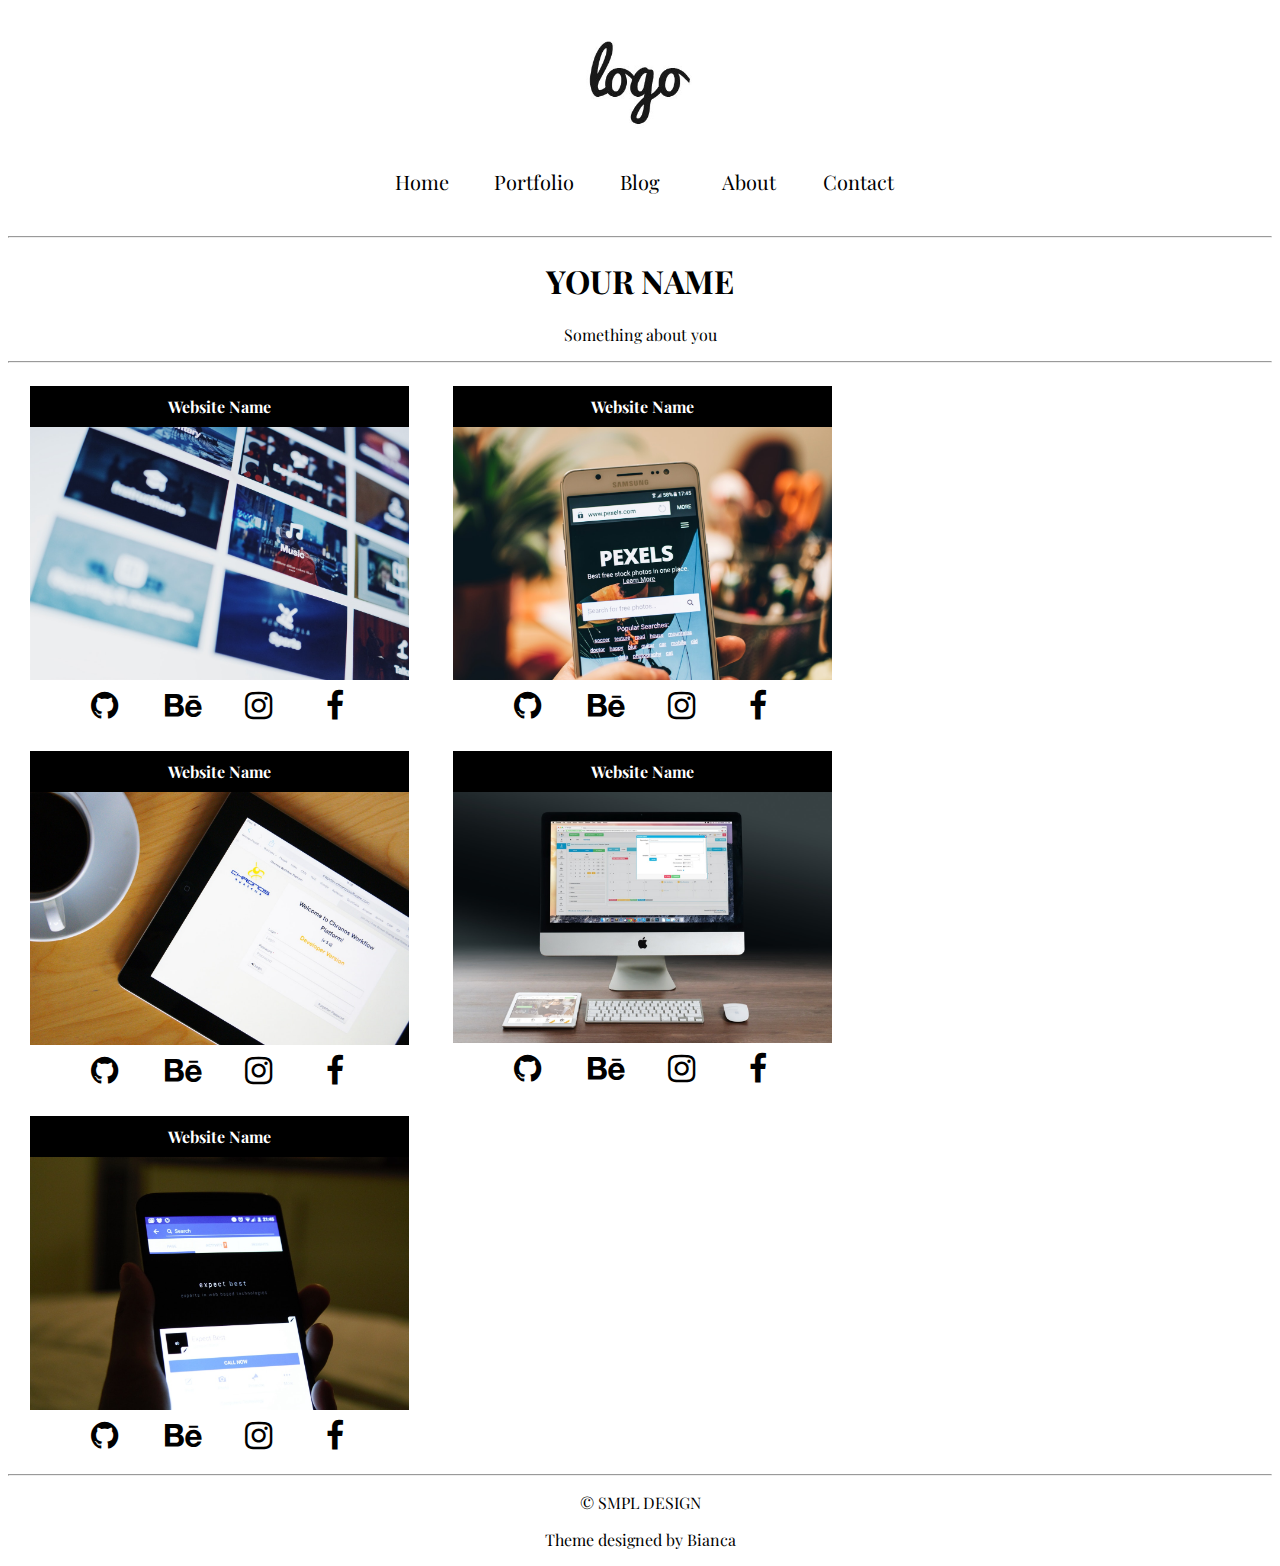
<file: websites.html>
<!DOCTYPE html>
<html lang="nl">

<head>
    <meta charset="utf-8">
    <title>My Websites</title>
    <link rel="stylesheet" href="stylesheet/stylesheet.css">
    <link rel="stylesheet" href="stylesheet/mobile.css">
    <link rel="stylesheet" href="https://cdnjs.cloudflare.com/ajax/libs/font-awesome/4.7.0/css/font-awesome.min.css">

</head>

<body>
    <div class="header_center">
        <header>
            <a href="index.html">
                <img class="logo" alt="logo" src="images/logo.jpg">
            </a>

            <div class="nav">

                <div class="toggle-menu">
                    <label for="toggle" class="label_toggle">&#9776;</label>
                    <input type="checkbox" id="toggle">

                    <div class="menu">
                        <ul>
                            <li>
                                <a href="index.html">Home</a>
                            </li>
                            <li>
                                <a href="#!">Portfolio</a>
                                <ul>
                                    <li>
                                        <a href="websites.html">Websites</a>
                                    </li>
                                    <li>
                                        <a href="projects.html">Projects</a>
                                    </li>
                                    <li>
                                        <a href="curriculum.html">Curriculum</a>
                                    </li>
                                </ul>
                            </li>
                            <li>
                                <a href="blog.html">Blog</a>
                                <li>
                                    <a href="about.html">About</a>
                                </li>
                                <li>
                                    <a href="contact.html">Contact</a>
                                </li>
                        </ul>
                    </div>
                </div>
        </header>
        </div>

        <main>
            <hr>
            <h1>YOUR NAME</h1>
            <p>Something about you</p>
            <hr>

            <div class="portfolio">
                <div class="portfolio_box">
                    <h4>Website Name</h4>
                    <a href="#">
                        <img src="/images/projects/project1.jpg" alt="project">
                    </a>
                    <a class="fa fa-github fa-2x" href="#!"></a>
                    <a class="fa fa-behance fa-2x" href="#!"></a>
                    <a class="fa fa-instagram fa-2x" href="#!"></a>
                    <a class="fa fa-facebook fa-2x" href="#!"></a>
                </div>
                <div class="portfolio_box">
                    <h4>Website Name</h4>
                    <a href="#">
                        <img src="/images/projects/project2.jpg" alt="project">
                    </a>
                    <a class="fa fa-github fa-2x" href="#!"></a>
                    <a class="fa fa-behance fa-2x" href="#!"></a>
                    <a class="fa fa-instagram fa-2x" href="#!"></a>
                    <a class="fa fa-facebook fa-2x" href="#!"></a>
                </div>
                <div class="portfolio_box">
                    <h4>Website Name</h4>
                    <a href="#">
                        <img src="/images/projects/project3.jpg" alt="project">
                    </a>
                    <a class="fa fa-github fa-2x" href="#!"></a>
                    <a class="fa fa-behance fa-2x" href="#!"></a>
                    <a class="fa fa-instagram fa-2x" href="#!"></a>
                    <a class="fa fa-facebook fa-2x" href="#!"></a>
                </div>
                <div class="portfolio_box">
                    <h4>Website Name</h4>
                    <a href="#">
                        <img src="/images/projects/project4.jpg" alt="project">
                    </a>
                    <a class="fa fa-github fa-2x" href="#!"></a>
                    <a class="fa fa-behance fa-2x" href="#!"></a>
                    <a class="fa fa-instagram fa-2x" href="#!"></a>
                    <a class="fa fa-facebook fa-2x" href="#!"></a>
                </div>
                <div class="portfolio_box">
                    <h4>Website Name</h4>
                    <a href="#">
                        <img src="/images/projects/project5.jpg" alt="project">
                    </a>
                    <a class="fa fa-github fa-2x" href="#!"></a>
                    <a class="fa fa-behance fa-2x" href="#!"></a>
                    <a class="fa fa-instagram fa-2x" href="#!"></a>
                    <a class="fa fa-facebook fa-2x" href="#!"></a>
                </div>
            </div>
            <hr>
        </main>

        <footer>
            <p>&copy; SMPL DESIGN</p>
            <p>Theme designed by Bianca</p>
        </footer>

</body>

</html>
</file>
<file: stylesheet/stylesheet.css>
/* HOME */

@charset "utf-8";
@import url(https://fonts.googleapis.com/css?family=Open+Sans:400);
@import url(https://fonts.googleapis.com/css?family=Playfair+Display:400);

html {
  overflow-x: hidden;
}

body * {
  font-family: "PlayFair Display", "Open Sans";
  color: black;
}

* after,
before {
  margin: 0 auto;
}

main {
  margin: 0 auto;
}

h1,
p {
  text-align: center;
}

.logo {
  width: 300px;
  height: 150px;
  display: block;
  margin: 0 auto;
}

.banner {
  width: 100%;
  height: 500px;
}

/***** MENU *****/

.menu {
  width: 100%;
  text-align: center;
  margin: 0 auto;
  max-height: 0;
}

.menu li {
  list-style: none;
  display: inline;
  position: relative;
}

.menu ul,
li {
  margin: 0;
  padding: 0;
}
.menu a {
  text-decoration: none;
  font-size: 20px;
  width: 75px;
  padding: 10px 15px;
  display: inline-block;
  text-align: center;
}

.menu a:hover {
  border-bottom: solid 2px darkgrey;
}

.menu li ul {
  display: none;
  position: absolute;
  left: 0;
}

.menu li:hover ul {
  visibility: visible;
  display: block;
}

.menu ul ul li a {
  font-size: 15px;
  color: black;
  background-color: white;
}

.nav {
  text-align: center;
  height: 70px;
}

.label_toggle {
  font-size: 42px;
  width: 42px;
  margin: 0 auto;
  display: none;
  line-height: 70px;
}

input#toggle {
  display: none;
}

/***** ASIDE *****/

aside {
  box-sizing: border-box;
  text-align: center;
  width: 25%;
  height: auto;
  float: right;
}

.aside_photo {
  width: 200px;
  height: 200px;
  clear: both;
  border-radius: 50%;
}

.fa {
  font-size: 50px;
  padding: 5px;
  width: 33px;
  height: 20px;
  text-align: center;
  text-decoration: none;
}

.fa:hover {
  opacity: 0.7;
  transition: ease-out 0.5s;
}

.social_media_icons {
  text-align: center;
}

.hr_mobile {
  visibility: hidden;
}

/***** MAIN CONTENT *****/

article,
section {
  width: 70%;
  text-align: center;
}

.article_image {
  width: 100%;
  height: 500px;
  margin-top: 15px;
}

.article_image:hover {
  opacity: 0.7;
  transition: ease-out 0.5s;
}

h2 {
  text-transform: uppercase;
  text-align: center;
}

footer {
  width: 100%;
  margin: 0 auto;
}

/***** CONTACT *****/

button {
  width: 100px;
  height: 50px;
  margin-top: 10px;
  font-size: 15px;
  font-weight: bold;
  border-radius: 10%;
  border-style: none;
  text-transform: uppercase;
}

button:hover {
  background-color: darkgrey;
  cursor: pointer;
  transition: ease-out 0.5s;
}

form input,
form textarea {
  width: 80%;
  border: 1px solid grey;
}

/***** ABOUT *****/

.about_image {
  width: 300px;
  height: 300px;
  border-radius: 50%;
}

.button_cv {
  width: 150px;
  height: 70px;
}

/***** CURRICULUM PAGINA *****/

h3,
.p_curriculum {
  width: 48%;
  margin: 0 auto;
  text-align: left;
  margin-bottom: 15px;
}

.employement {
  box-sizing: border-box;
  width: 40%;
  float: right;
  border: black solid 2px;
}

/***** PORTFOLIO PAGES *****/

.portfolio {
  display: flex;
  flex-wrap: wrap;
  flex-direction: row;
  justify-content: left;
  width: 100%;
  height: auto;
}

.portfolio_box img {
  display: block;
  width: 100%;
}

.portfolio_box img:hover {
  opacity: 0.7;
  transition: ease-out 0.5s;
}

.portfolio_box {
  width: 30%;
  height: 100%;
  text-align: center;
  margin: 15px 22px;
}

.portfolio_box .fa {
  padding: 10px 20px;
}

h4 {
  background-color: black;
  color: white;
  padding: 10px 0px;
  margin: 0;
  width: 100%;
  height: 20%;
}

/***** BLOG *****/

.blog {
  width: 100%;
}

.article_blog {
  width: 70%;
  display: block;
  margin: 0 auto;
}
</file>
<file: stylesheet/mobile.css>
@media screen and (max-width: 767px) {
  section,
  aside,
  .aside_about {
    float: none;
    width: 100%;
    font-size: 15px;
  }

  .aside_about,
  aside {
    border-bottom: 2px solid #c0c1c2;
  }

  .aside_heading {
    margin-top: 10px;
  }

  .social_media_icons {
    margin-bottom: 20px;
  }

  article {
    width: 100%;
    margin-top: 50px;
    font-size: 15px;
  }

  form input,
  form textarea {
    width: 80%;
    border: 1px solid grey;
  }

  aside h2 {
    margin-top: 20px;
  }

  .portfolio_box {
    width: 100%;
    margin: 20px 0;
  }

  .article_image {
    height: auto;
  }
}

@media screen and (min-width: 768px) and (max-width: 1024px) {
  .label_toggle {
    display: block;
    cursor: pointer;
  }

  .menu {
    max-height: 0;
    line-height: 100px;
    overflow: hidden;
  }

  .menu a {
    display: block;
    width: 50%;
    margin: 0 auto;
    line-height: 40px;
    background-color: white;
  }
  input:checked ~ .label_toggle {
    display: block;
  }

  input:checked ~ .menu {
    max-height: 100%;
  }

  .menu li ul {
    position: absolute;
    top: -120px;
    left: 45px;
    z-index: 2;
    width: 30px;
  }

  .menu a:hover {
    border-bottom: none;
    color: darkgrey;
  }

  section,
  aside,
  .aside_about {
    float: none;
    width: 100%;
    font-size: 15px;
  }

  .aside_about,
  aside {
    border-bottom: 2px solid #c0c1c2;
  }

  .aside_heading {
    margin-top: 10px;
  }

  .social_media_icons {
    margin-bottom: 20px;
  }

  article {
    width: 100%;
    margin-top: 50px;
    font-size: 15px;
  }

  form input,
  form textarea {
    width: 80%;
    border: 1px solid grey;
  }

  aside h2 {
    margin-top: 20px;
  }

  .portfolio_box {
    width: 45%;
    margin: 15px 21px;
  }

  .article_image {
    height: auto;
  }
}
</file>
